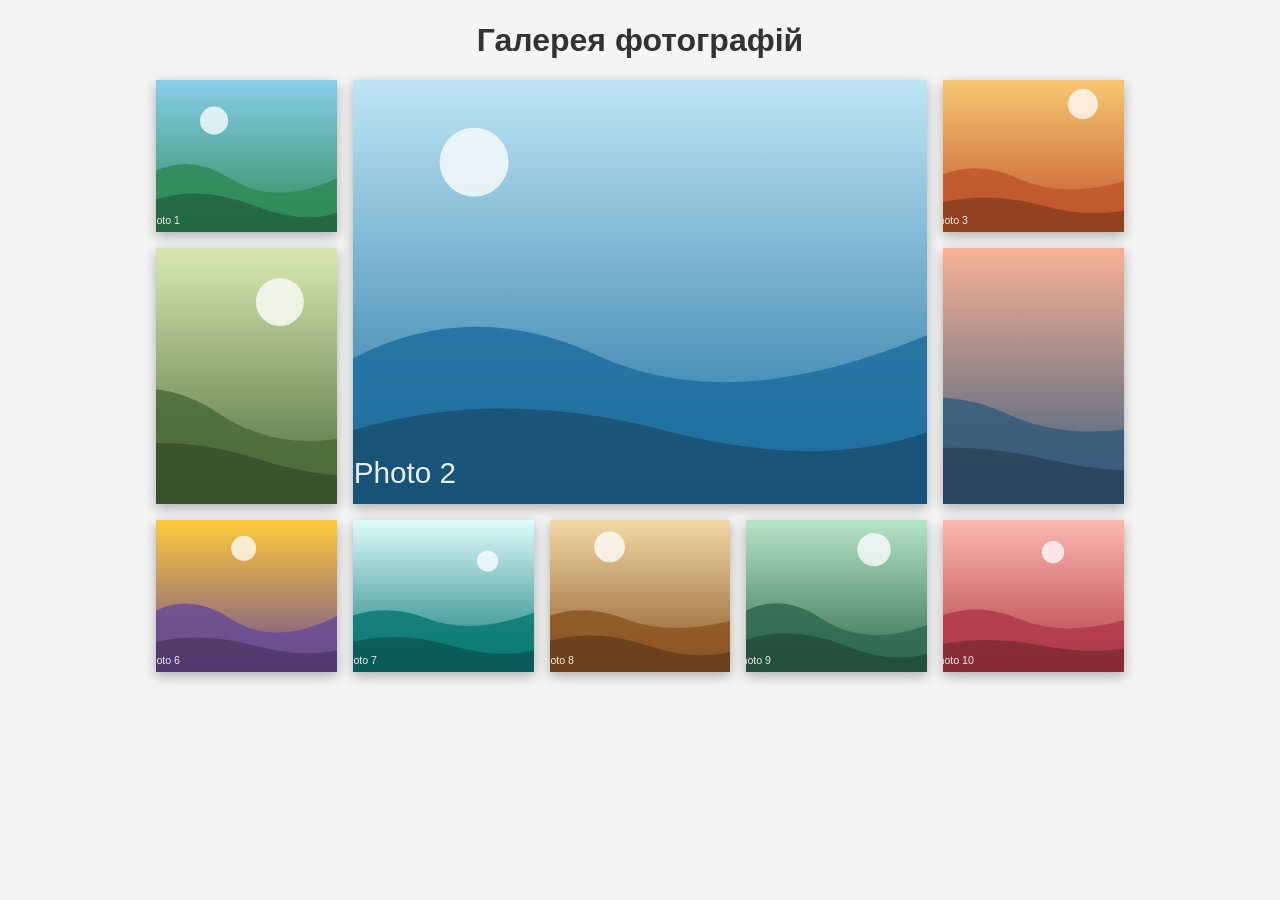
<file: task3/index.html>
<!DOCTYPE html>
<html lang="uk">
  <head>
    <meta charset="UTF-8" />
    <meta name="viewport" content="width=device-width, initial-scale=1.0" />
    <title>Завдання 3 — Галерея фотографій</title>
    <link rel="stylesheet" href="reset.css" />
    <link rel="stylesheet" href="style.css" />
  </head>
  <body>
    <main class="page">
      <h1 class="page__title">Галерея фотографій</h1>

      <section class="gallery" aria-label="Галерея">
        <figure class="gallery__item">
          <img class="gallery__img" src="../images/photo1.svg" alt="Фото 1" />
        </figure>
        <figure class="gallery__item gallery__item--hero">
          <img class="gallery__img" src="../images/photo2.svg" alt="Фото 2" />
        </figure>
        <figure class="gallery__item">
          <img class="gallery__img" src="../images/photo3.svg" alt="Фото 3" />
        </figure>
        <figure class="gallery__item">
          <img class="gallery__img" src="../images/photo4.svg" alt="Фото 4" />
        </figure>
        <figure class="gallery__item">
          <img class="gallery__img" src="../images/photo5.svg" alt="Фото 5" />
        </figure>
        <figure class="gallery__item">
          <img class="gallery__img" src="../images/photo6.svg" alt="Фото 6" />
        </figure>
        <figure class="gallery__item">
          <img class="gallery__img" src="../images/photo7.svg" alt="Фото 7" />
        </figure>
        <figure class="gallery__item">
          <img class="gallery__img" src="../images/photo8.svg" alt="Фото 8" />
        </figure>
        <figure class="gallery__item">
          <img class="gallery__img" src="../images/photo9.svg" alt="Фото 9" />
        </figure>
        <figure class="gallery__item">
          <img class="gallery__img" src="../images/photo10.svg" alt="Фото 10" />
        </figure>
      </section>
    </main>
  </body>
</html>
</file>
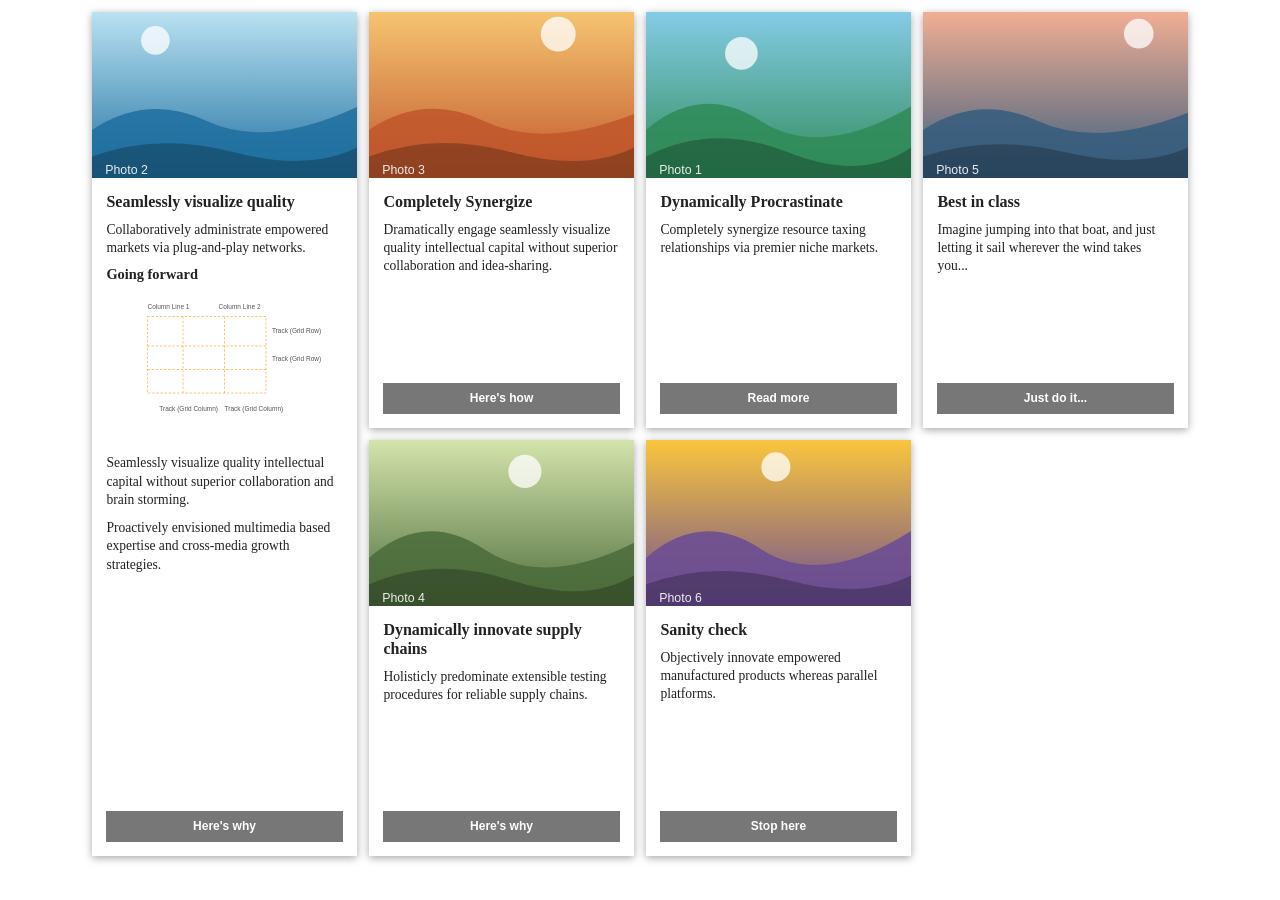
<file: task4/index.html>
<!DOCTYPE html>
<html lang="uk">
  <head>
    <meta charset="UTF-8" />
    <meta name="viewport" content="width=device-width, initial-scale=1.0" />
    <title>Завдання 4 — Картки</title>
    <link rel="stylesheet" href="reset.css" />
    <link rel="stylesheet" href="style.css" />
  </head>
  <body>
    <main class="page">
      <section class="cards" aria-label="Картки">
        <article class="card card--featured">
          <img class="card__img" src="../images/photo2.svg" alt="Стежка в лісі" />
          <div class="card__body">
            <h2 class="card__title">Seamlessly visualize quality</h2>
            <div class="card__content">
              <p>Collaboratively administrate empowered markets via plug-and-play networks.</p>
              <h3 class="card__subtitle">Going forward</h3>
              <img class="card__diagram" src="../images/diagram.svg" alt="Схема grid-ліній" />
              <p>Seamlessly visualize quality intellectual capital without superior collaboration and brain storming.</p>
              <p>Proactively envisioned multimedia based expertise and cross-media growth strategies.</p>
            </div>
            <a class="card__button" href="#">Here's why</a>
          </div>
        </article>

        <article class="card">
          <img class="card__img" src="../images/photo3.svg" alt="Затока" />
          <div class="card__body">
            <h2 class="card__title">Completely Synergize</h2>
            <div class="card__content">
              <p>Dramatically engage seamlessly visualize quality intellectual capital without superior collaboration and idea-sharing.</p>
            </div>
            <a class="card__button" href="#">Here's how</a>
          </div>
        </article>

        <article class="card">
          <img class="card__img" src="../images/photo1.svg" alt="Пляж" />
          <div class="card__body">
            <h2 class="card__title">Dynamically Procrastinate</h2>
            <div class="card__content">
              <p>Completely synergize resource taxing relationships via premier niche markets.</p>
            </div>
            <a class="card__button" href="#">Read more</a>
          </div>
        </article>

        <article class="card">
          <img class="card__img" src="../images/photo5.svg" alt="Човен" />
          <div class="card__body">
            <h2 class="card__title">Best in class</h2>
            <div class="card__content">
              <p>Imagine jumping into that boat, and just letting it sail wherever the wind takes you...</p>
            </div>
            <a class="card__button" href="#">Just do it...</a>
          </div>
        </article>

        <article class="card">
          <img class="card__img" src="../images/photo4.svg" alt="Тук-тук" />
          <div class="card__body">
            <h2 class="card__title">Dynamically innovate supply chains</h2>
            <div class="card__content">
              <p>Holisticly predominate extensible testing procedures for reliable supply chains.</p>
            </div>
            <a class="card__button" href="#">Here's why</a>
          </div>
        </article>

        <article class="card">
          <img class="card__img" src="../images/photo6.svg" alt="Пальми на пляжі" />
          <div class="card__body">
            <h2 class="card__title">Sanity check</h2>
            <div class="card__content">
              <p>Objectively innovate empowered manufactured products whereas parallel platforms.</p>
            </div>
            <a class="card__button" href="#">Stop here</a>
          </div>
        </article>
      </section>
    </main>
  </body>
</html>
</file>
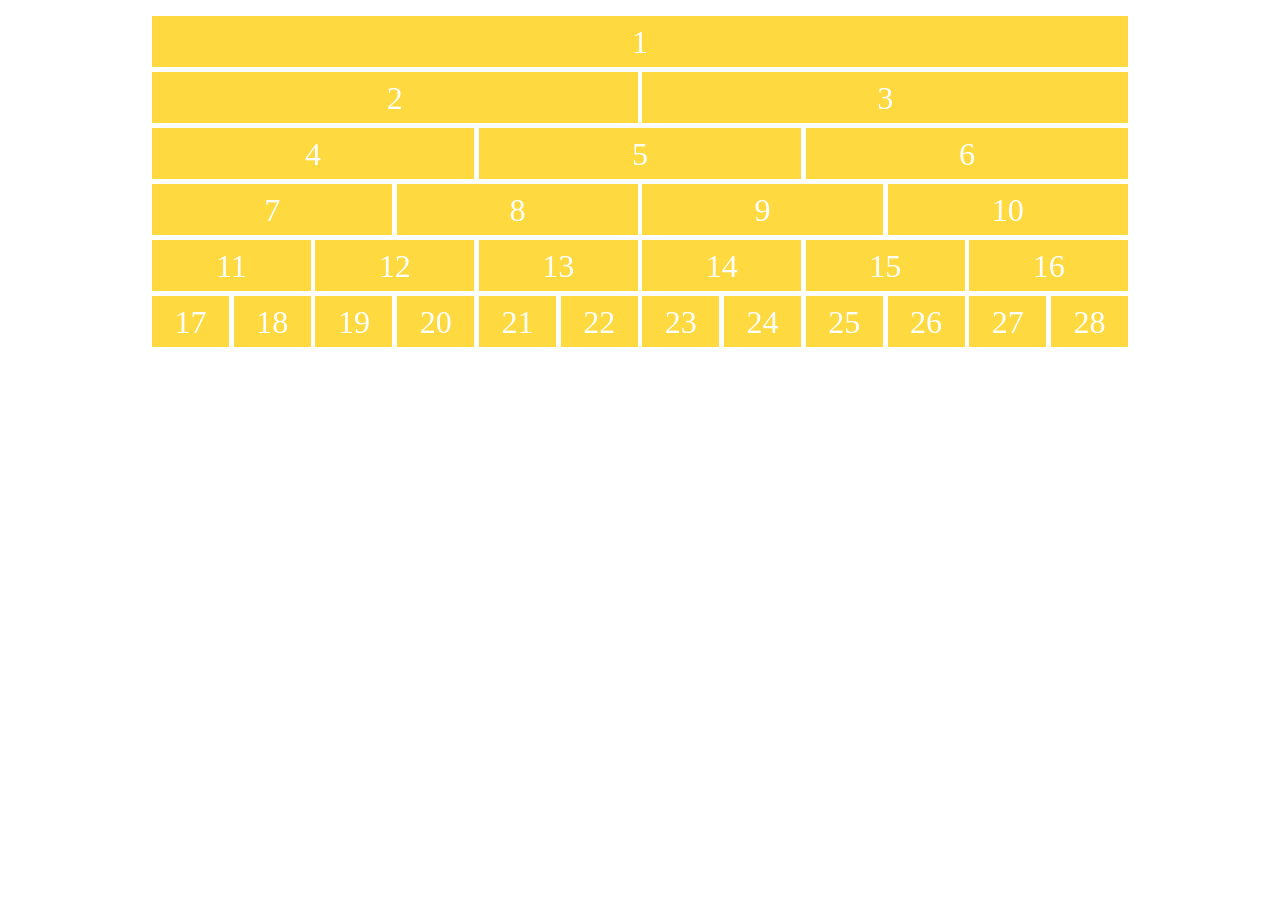
<file: task6/index.html>
<!DOCTYPE html>
<html lang="uk">
  <head>
    <meta charset="UTF-8" />
    <meta name="viewport" content="width=device-width, initial-scale=1.0" />
    <title>Завдання 6 — Деревовидна структура</title>
    <link rel="stylesheet" href="reset.css" />
    <link rel="stylesheet" href="style.css" />
  </head>
  <body>
    <main class="tree">
      <!-- Рівень 1 -->
      <div class="tree__block tree__block--span-12"></div>

      <!-- Рівень 2 -->
      <div class="tree__block tree__block--span-6"></div>
      <div class="tree__block tree__block--span-6"></div>

      <!-- Рівень 3 -->
      <div class="tree__block tree__block--span-4"></div>
      <div class="tree__block tree__block--span-4"></div>
      <div class="tree__block tree__block--span-4"></div>

      <!-- Рівень 4 -->
      <div class="tree__block tree__block--span-3"></div>
      <div class="tree__block tree__block--span-3"></div>
      <div class="tree__block tree__block--span-3"></div>
      <div class="tree__block tree__block--span-3"></div>

      <!-- Рівень 5 -->
      <div class="tree__block tree__block--span-2"></div>
      <div class="tree__block tree__block--span-2"></div>
      <div class="tree__block tree__block--span-2"></div>
      <div class="tree__block tree__block--span-2"></div>
      <div class="tree__block tree__block--span-2"></div>
      <div class="tree__block tree__block--span-2"></div>

      <!-- Рівень 6 -->
      <div class="tree__block tree__block--span-1"></div>
      <div class="tree__block tree__block--span-1"></div>
      <div class="tree__block tree__block--span-1"></div>
      <div class="tree__block tree__block--span-1"></div>
      <div class="tree__block tree__block--span-1"></div>
      <div class="tree__block tree__block--span-1"></div>
      <div class="tree__block tree__block--span-1"></div>
      <div class="tree__block tree__block--span-1"></div>
      <div class="tree__block tree__block--span-1"></div>
      <div class="tree__block tree__block--span-1"></div>
      <div class="tree__block tree__block--span-1"></div>
      <div class="tree__block tree__block--span-1"></div>
    </main>
  </body>
</html>
</file>
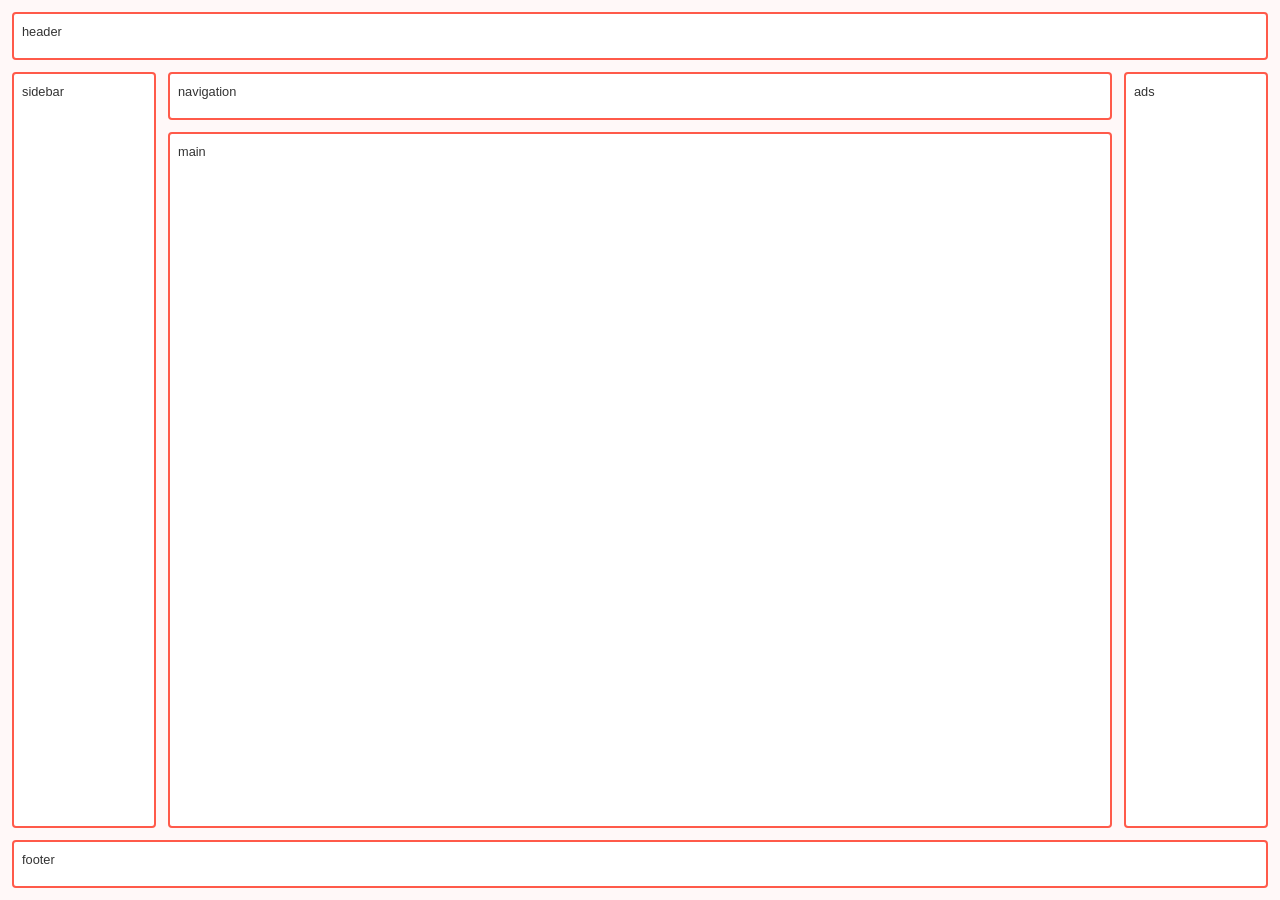
<file: task5/areas.html>
<!DOCTYPE html>
<html lang="uk">
  <head>
    <meta charset="UTF-8" />
    <meta name="viewport" content="width=device-width, initial-scale=1.0" />
    <title>Завдання 5 — grid-template-areas</title>
    <link rel="stylesheet" href="reset.css" />
    <link rel="stylesheet" href="base.css" />
    <link rel="stylesheet" href="areas.css" />
  </head>
  <body>
    <div class="page">
      <header class="block block--header">header</header>
      <nav class="block block--nav">navigation</nav>
      <main class="block block--main">main</main>
      <aside class="block block--sidebar">sidebar</aside>
      <aside class="block block--ads">ads</aside>
      <footer class="block block--footer">footer</footer>
    </div>
  </body>
</html>
</file>
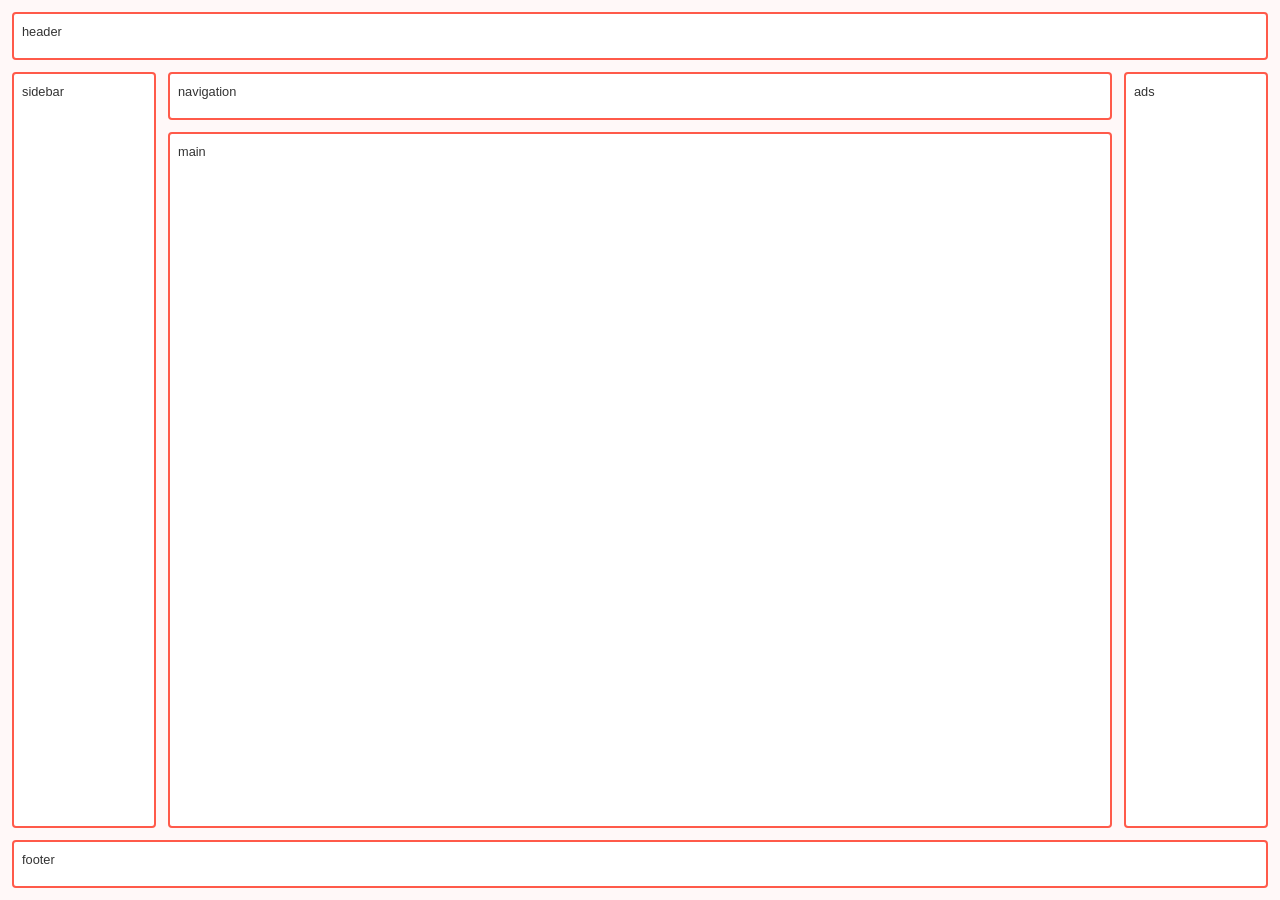
<file: task5/columns.html>
<!DOCTYPE html>
<html lang="uk">
  <head>
    <meta charset="UTF-8" />
    <meta name="viewport" content="width=device-width, initial-scale=1.0" />
    <title>Завдання 5 — Column grids + rows</title>
    <link rel="stylesheet" href="reset.css" />
    <link rel="stylesheet" href="base.css" />
    <link rel="stylesheet" href="columns.css" />
  </head>
  <body>
    <div class="page">
      <header class="block block--header">header</header>
      <nav class="block block--nav">navigation</nav>
      <main class="block block--main">main</main>
      <aside class="block block--sidebar">sidebar</aside>
      <aside class="block block--ads">ads</aside>
      <footer class="block block--footer">footer</footer>
    </div>
  </body>
</html>
</file>
<file: task3/style.css>
:root {
  --color-bg: #f5f5f5;
  --color-text: #333;
  --color-surface: #fff;
  --gap: 1rem;
  --page-width: 62.5rem;
  --row-small: 9.5rem;
  --row-tall: 16rem;
  --shadow: 0 0.25rem 0.75rem rgb(0 0 0 / 0.3);
}

body {
  font-family: Arial, Helvetica, sans-serif;
  color: var(--color-text);
  background-color: var(--color-bg);
}

.page {
  max-width: var(--page-width);
  margin-inline: auto;
  padding: var(--gap);
}

.page__title {
  margin-block-end: var(--gap);
  text-align: center;
}

/* Парний варіант: 5 колонок, велике фото в центрі */
.gallery {
  display: grid;
  grid-template-columns: repeat(5, 1fr);
  grid-template-rows: var(--row-small) var(--row-tall) var(--row-small);
  gap: var(--gap);
}

.gallery__item {
  overflow: hidden;
  background-color: var(--color-surface);
  box-shadow: var(--shadow);
}

.gallery__item--hero {
  grid-column: 2 / 5;
  grid-row: 1 / 3;
}

.gallery__img {
  width: 100%;
  height: 100%;
  object-fit: cover;
}

/* Планшет */
@media (max-width: 768px) {
  :root {
    --row-small: 8rem;
  }

  .gallery {
    grid-template-columns: repeat(3, 1fr);
    grid-template-rows: none;
    grid-auto-rows: var(--row-small);
  }

  .gallery__item--hero {
    grid-column: 1 / -1;
    grid-row: span 2;
  }
}

/* Телефон */
@media (max-width: 576px) {
  :root {
    --row-small: 7rem;
    --gap: 0.5rem;
  }

  .gallery {
    grid-template-columns: repeat(2, 1fr);
  }
}
</file>
<file: task4/style.css>
:root {
  --color-bg: #fff;
  --color-text: #222;
  --color-surface: #fff;
  --color-button: #777;
  --color-button-hover: #444;
  --color-button-text: #fff;
  --gap: 0.75rem;
  --card-padding: 0.9rem;
  --card-row-min: 22rem;
  --card-row-max: 26rem;
  --shadow: 0 0.1rem 0.5rem rgb(0 0 0 / 0.35);
}

body {
  font-family: "Times New Roman", Times, serif;
  color: var(--color-text);
  background-color: var(--color-bg);
}

.page {
  max-width: 70rem;
  margin-inline: auto;
  padding: var(--gap);
}

/* Парний варіант: 4 колонки, перша картка — на 2 рядки */
.cards {
  display: grid;
  grid-template-columns: repeat(4, 1fr);
  grid-auto-rows: minmax(var(--card-row-min), var(--card-row-max));
  gap: var(--gap);
}

.card {
  display: grid;
  grid-template-rows: auto minmax(0, 1fr);
  min-height: 0;
  overflow: hidden;
  background-color: var(--color-surface);
  box-shadow: var(--shadow);
}

.card--featured {
  grid-row: span 2;
}

.card__img {
  width: 100%;
  aspect-ratio: 16 / 10;
  object-fit: cover;
}

.card__body {
  display: grid;
  grid-template-rows: auto minmax(0, 1fr) auto;
  gap: 0.6rem;
  min-height: 0;
  padding: var(--card-padding);
}

.card__title {
  font-size: 1rem;
  line-height: 1.2;
  /* обрізання заголовка до 3 рядків */
  display: -webkit-box;
  -webkit-line-clamp: 3;
  line-clamp: 3;
  -webkit-box-orient: vertical;
  overflow: hidden;
}

.card__subtitle {
  margin-block: 0.5rem;
  font-size: 0.9rem;
}

/* Переповнення контенту: прокрутка всередині картки */
.card__content {
  min-height: 0;
  overflow-y: auto;
  font-size: 0.85rem;
  line-height: 1.35;
}

.card__content p + p {
  margin-block-start: 0.6rem;
}

.card__diagram {
  margin-block: 0.5rem;
}

.card__button {
  display: block;
  padding: 0.4rem;
  font-family: Arial, Helvetica, sans-serif;
  font-size: 0.75rem;
  font-weight: 700;
  text-align: center;
  text-decoration: none;
  color: var(--color-button-text);
  background-color: var(--color-button);
}

.card__button:hover,
.card__button:focus-visible {
  background-color: var(--color-button-hover);
}

/* Планшет */
@media (max-width: 768px) {
  .cards {
    grid-template-columns: repeat(2, 1fr);
  }

  .card--featured {
    grid-column: 1 / -1;
  }
}

/* Телефон */
@media (max-width: 576px) {
  .cards {
    grid-template-columns: 1fr;
    grid-auto-rows: auto;
  }

  .card--featured {
    grid-row: auto;
  }

  .card__content {
    max-height: 14rem;
  }
}
</file>
<file: task6/style.css>
:root {
  --color-bg: #fff;
  --color-block: #ffd940;
  --color-block-text: #fff;
  --gap: 0.3rem;
  --row-height: 3.2rem;
  --font-size: 2rem;
}

body {
  font-family: "Times New Roman", Times, serif;
  background-color: var(--color-bg);
}

/* Парний варіант: 12 колонок, нумерація через generated content */
.tree {
  display: grid;
  grid-template-columns: repeat(12, 1fr);
  grid-auto-rows: var(--row-height);
  gap: var(--gap);
  max-width: 62rem;
  margin: 1rem auto;
  padding-inline: 0.5rem;
  counter-reset: block;
}

.tree__block {
  display: grid;
  place-items: center;
  background-color: var(--color-block);
  counter-increment: block;
}

.tree__block::before {
  content: counter(block);
  font-size: var(--font-size);
  color: var(--color-block-text);
}

.tree__block--span-12 {
  grid-column: span 12;
}

.tree__block--span-6 {
  grid-column: span 6;
}

.tree__block--span-4 {
  grid-column: span 4;
}

.tree__block--span-3 {
  grid-column: span 3;
}

.tree__block--span-2 {
  grid-column: span 2;
}

.tree__block--span-1 {
  grid-column: span 1;
}

@media (max-width: 768px) {
  :root {
    --row-height: 2.6rem;
    --font-size: 1.4rem;
  }
}

@media (max-width: 576px) {
  :root {
    --row-height: 2.2rem;
    --font-size: 0.9rem;
    --gap: 0.2rem;
  }
}
</file>
<file: task5/base.css>
:root {
  --color-bg: #fff8f8;
  --color-text: #333;
  --color-border: #ff5a4a;
  --color-surface: #fff;
  --gap: 0.75rem;
  --radius: 0.25rem;
  --sidebar-width: 9rem;
  --ads-width: 9rem;
  --block-min-height: 3rem;
}

body {
  font-family: Poppins, Arial, sans-serif;
  color: var(--color-text);
  background-color: var(--color-bg);
}

.page {
  padding: var(--gap);
  min-height: 100vh;
}

.block {
  padding: 0.5rem;
  font-size: 0.8rem;
  background-color: var(--color-surface);
  border: 2px solid var(--color-border);
  border-radius: var(--radius);
  min-height: var(--block-min-height);
}

.block--main {
  min-height: 16rem;
}

.block--sidebar {
  min-height: 6rem;
}
</file>
<file: task5/areas.css>
/* Спосіб 2: grid-template-areas (mobile-first) */

.block--header {
  grid-area: header;
}

.block--nav {
  grid-area: nav;
}

.block--main {
  grid-area: main;
}

.block--sidebar {
  grid-area: sidebar;
}

.block--ads {
  grid-area: ads;
}

.block--footer {
  grid-area: footer;
}

/* Мобільний */
.page {
  display: grid;
  grid-template-columns: 1fr;
  grid-template-areas:
    "header"
    "nav"
    "main"
    "sidebar"
    "ads"
    "footer";
  gap: var(--gap);
}

/* Планшет */
@media (min-width: 768px) {
  .page {
    grid-template-columns: var(--sidebar-width) 1fr;
    grid-template-rows: auto auto 1fr auto;
    grid-template-areas:
      "header  header"
      "nav     nav"
      "sidebar main"
      "ads     footer";
  }
}

/* Десктоп */
@media (min-width: 1024px) {
  .page {
    grid-template-columns: var(--sidebar-width) 1fr var(--ads-width);
    grid-template-areas:
      "header  header header"
      "sidebar nav    ads"
      "sidebar main   ads"
      "footer  footer footer";
  }
}
</file>
<file: task5/columns.css>
/* Спосіб 1: column grids + rows (mobile-first) */

/* Мобільний: одна колонка, блоки йдуть у порядку DOM */
.page {
  display: grid;
  grid-template-columns: 1fr;
  gap: var(--gap);
}

/* Планшет */
@media (min-width: 768px) {
  .page {
    grid-template-columns: var(--sidebar-width) 1fr;
    grid-template-rows: auto auto 1fr auto;
  }

  .block--header {
    grid-column: 1 / -1;
    grid-row: 1;
  }

  .block--nav {
    grid-column: 1 / -1;
    grid-row: 2;
  }

  .block--sidebar {
    grid-column: 1;
    grid-row: 3;
  }

  .block--main {
    grid-column: 2;
    grid-row: 3;
  }

  .block--ads {
    grid-column: 1;
    grid-row: 4;
  }

  .block--footer {
    grid-column: 2;
    grid-row: 4;
  }
}

/* Десктоп */
@media (min-width: 1024px) {
  .page {
    grid-template-columns: var(--sidebar-width) 1fr var(--ads-width);
    grid-template-rows: auto auto 1fr auto;
  }

  .block--header {
    grid-column: 1 / -1;
    grid-row: 1;
  }

  .block--sidebar {
    grid-column: 1;
    grid-row: 2 / 4;
  }

  .block--nav {
    grid-column: 2;
    grid-row: 2;
  }

  .block--main {
    grid-column: 2;
    grid-row: 3;
  }

  .block--ads {
    grid-column: 3;
    grid-row: 2 / 4;
  }

  .block--footer {
    grid-column: 1 / -1;
    grid-row: 4;
  }
}
</file>
